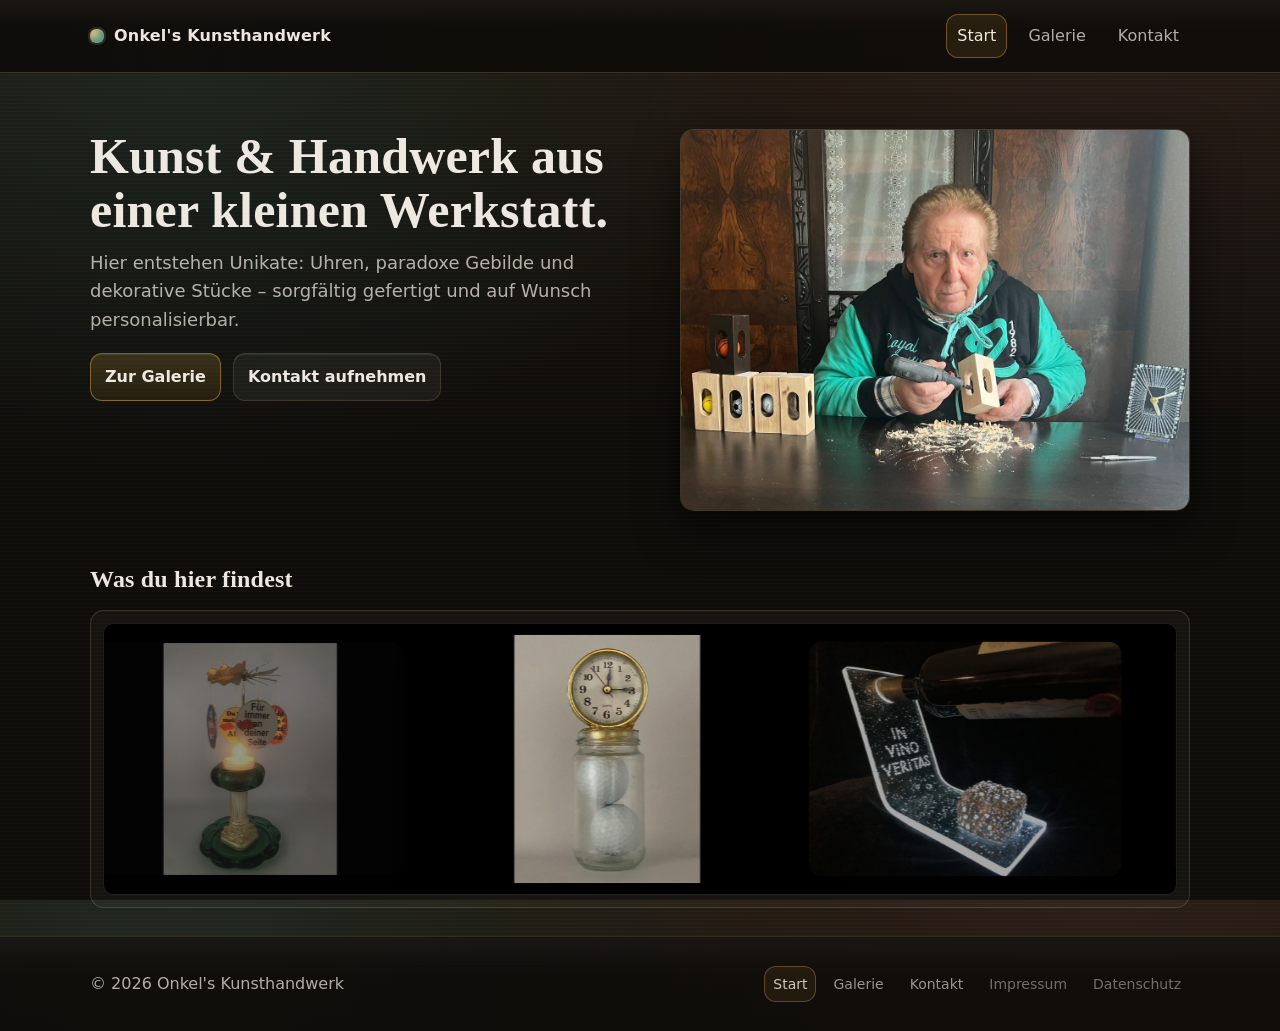
<file: index.html>
<!doctype html>
<html lang="de">
  <head>
    <meta charset="utf-8" />
    <meta name="viewport" content="width=device-width, initial-scale=1" />
    <meta
      name="description"
      content="Handgemachte Kunst- und Handwerksarbeiten – mit Liebe zum Detail gefertigt."
    />
    <title>Onkel's Kunsthandwerk – Start</title>
    <link rel="stylesheet" href="assets/css/styles.css?v=2026_03_26_7" />
    <script defer src="assets/js/main.js?v=2026_03_26_1"></script>
    <script defer src="assets/js/home.js?v=2026_02_05_4"></script>
  </head>
  <body>
    <header class="site-header">
      <div class="container header-inner">
        <a class="brand" href="index.html" aria-label="Zur Startseite">
          <span class="brand-mark" aria-hidden="true"></span>
          <span class="brand-text">Onkel's Kunsthandwerk</span>
        </a>
        <button
          class="nav-toggle"
          type="button"
          aria-label="Navigation öffnen"
          aria-expanded="false"
          aria-controls="site-nav"
          data-nav-toggle
        >
          <span></span>
          <span></span>
          <span></span>
        </button>
        <nav class="nav" id="site-nav" aria-label="Hauptnavigation" data-nav>
          <a class="nav-link" href="index.html">Start</a>
          <a class="nav-link" href="gallerie.html">Galerie</a>
          <a class="nav-link" href="kontakt.html">Kontakt</a>
        </nav>
      </div>
    </header>

    <main>
      <section class="hero">
        <div class="container hero-inner">
          <div class="hero-copy">
            <h1>Kunst & Handwerk aus einer kleinen Werkstatt.</h1>
            <p class="lead">
              Hier entstehen Unikate: Uhren, paradoxe Gebilde und dekorative Stücke –
              sorgfältig gefertigt und auf Wunsch personalisierbar.
            </p>
            <div class="actions">
              <a class="btn primary" href="gallerie.html">Zur Galerie</a>
              <a class="btn" href="kontakt.html">Kontakt aufnehmen</a>
            </div>
          </div>
          <div class="hero-card">
            <img
              class="hero-card-img"
              src="assets/images/landing/hero5-cropped.jpg"
              alt="Highlight-Werk aus Onkel's Kunsthandwerk"
              loading="eager"
            />
          </div>
        </div>
      </section>

      <section class="section">
        <div class="container">
          <h2>Was du hier findest</h2>
          <div class="home-preview" data-home-preview role="img" aria-label="Galerie-Vorschau">
            <div class="home-preview-viewport">
              <div class="home-preview-track" data-home-preview-track>
                <div class="home-preview-item is-side" data-home-preview-item>
                  <img alt="Galerie-Vorschau" loading="lazy" />
                </div>
                <div class="home-preview-item is-side" data-home-preview-item>
                  <img alt="Galerie-Vorschau" loading="lazy" />
                </div>
                <div class="home-preview-item is-center" data-home-preview-item>
                  <img alt="Galerie-Vorschau" loading="lazy" />
                </div>
                <div class="home-preview-item is-side" data-home-preview-item>
                  <img alt="Galerie-Vorschau" loading="lazy" />
                </div>
                <div class="home-preview-item is-side" data-home-preview-item>
                  <img alt="Galerie-Vorschau" loading="lazy" />
                </div>
              </div>
            </div>
          </div>
        </div>
      </section>
    </main>

    <footer class="site-footer">
      <div class="container footer-inner">
        <p class="muted">© <span data-year></span> Onkel's Kunsthandwerk</p>
        <nav class="footer-nav" aria-label="Fußnavigation">
          <a class="nav-link" href="index.html">Start</a>
          <a class="nav-link" href="gallerie.html">Galerie</a>
          <a class="nav-link" href="kontakt.html">Kontakt</a>
          <a class="nav-link is-faint" href="impressum.html">Impressum</a>
          <a class="nav-link is-faint" href="datenschutz.html">Datenschutz</a>
        </nav>
      </div>
    </footer>
  </body>
</html>
</file>
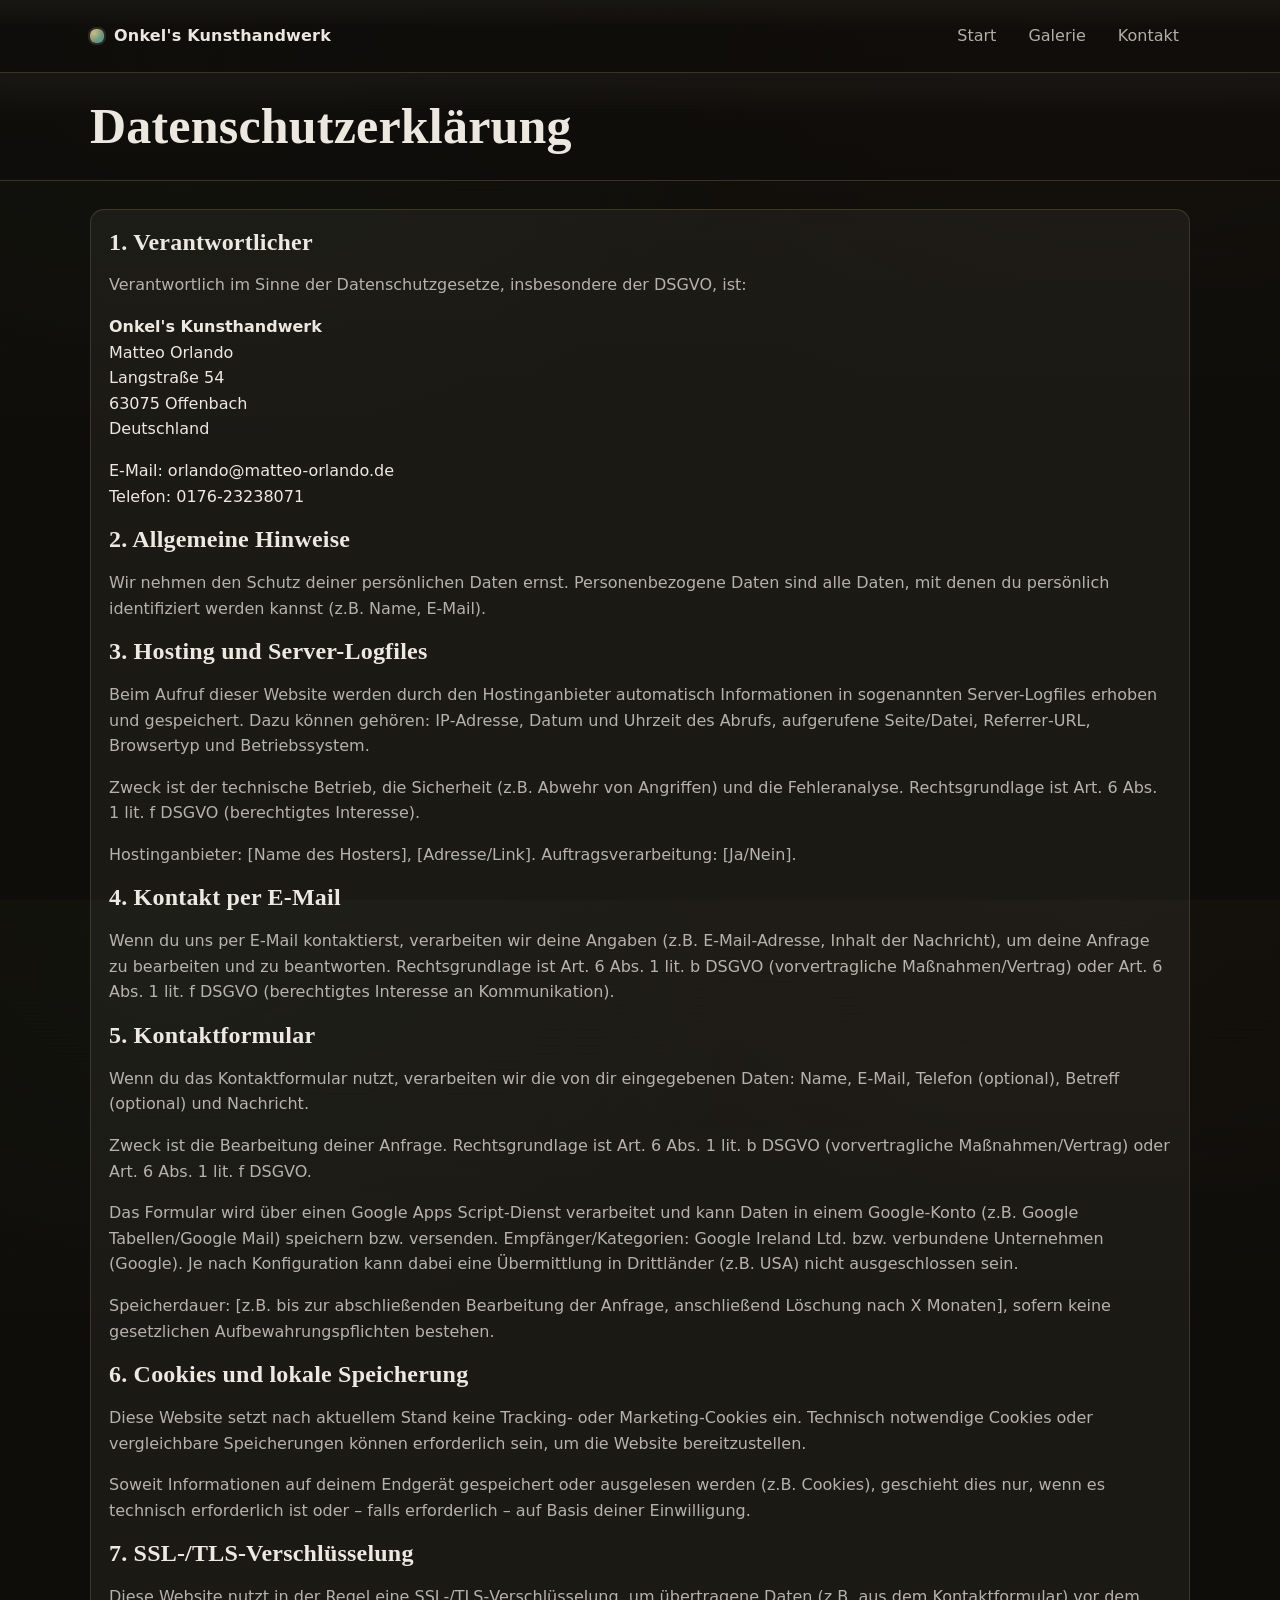
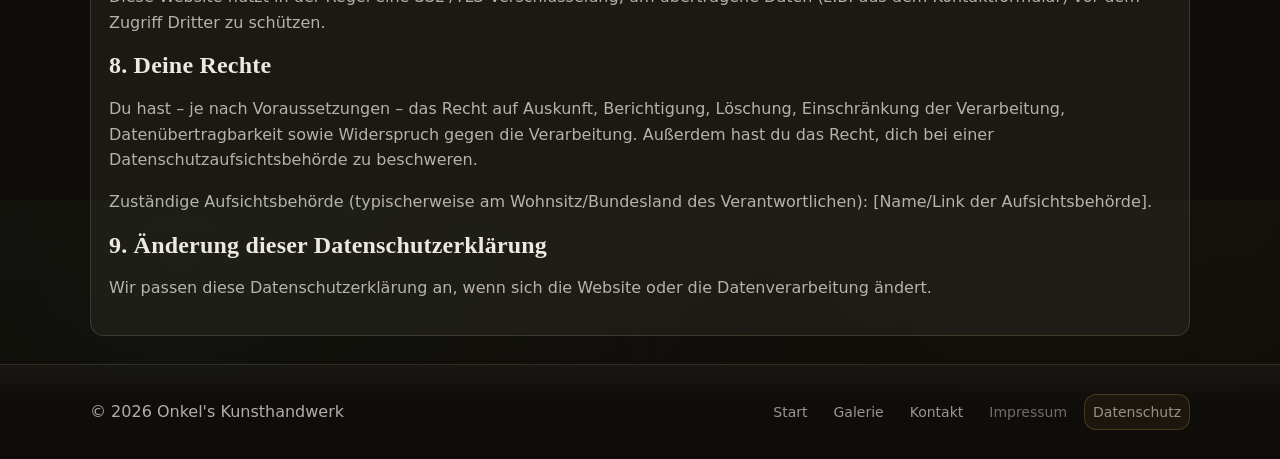
<file: datenschutz.html>
<!doctype html>
<html lang="de">
  <head>
    <meta charset="utf-8" />
    <meta name="viewport" content="width=device-width, initial-scale=1" />
    <meta name="description" content="Datenschutzerklärung – Onkel's Kunsthandwerk." />
    <title>Onkel's Kunsthandwerk – Datenschutz</title>
    <link rel="stylesheet" href="assets/css/styles.css?v=2026_03_26_7" />
    <script defer src="assets/js/main.js?v=2026_03_26_1"></script>
  </head>
  <body>
    <header class="site-header">
      <div class="container header-inner">
        <a class="brand" href="index.html" aria-label="Zur Startseite">
          <span class="brand-mark" aria-hidden="true"></span>
          <span class="brand-text">Onkel's Kunsthandwerk</span>
        </a>
        <button
          class="nav-toggle"
          type="button"
          aria-label="Navigation öffnen"
          aria-expanded="false"
          aria-controls="site-nav"
          data-nav-toggle
        >
          <span></span>
          <span></span>
          <span></span>
        </button>
        <nav class="nav" id="site-nav" aria-label="Hauptnavigation" data-nav>
          <a class="nav-link" href="index.html">Start</a>
          <a class="nav-link" href="gallerie.html">Galerie</a>
          <a class="nav-link" href="kontakt.html">Kontakt</a>
        </nav>
      </div>
    </header>

    <main>
      <section class="page-head">
        <div class="container">
          <h1>Datenschutzerklärung</h1>
        </div>
      </section>

      <section class="section section-solid">
        <div class="container">
          <article class="card">
            <h2>1. Verantwortlicher</h2>
            <p class="muted">
              Verantwortlich im Sinne der Datenschutzgesetze, insbesondere der DSGVO, ist:
            </p>
            <p>
              <strong>Onkel's Kunsthandwerk</strong><br />
              Matteo Orlando<br />
              Langstraße 54<br />
              63075 Offenbach<br />
              Deutschland
            </p>
            <p>
              E‑Mail:
              <a href="mailto:orlando@matteo-orlando.de">orlando@matteo-orlando.de</a><br />
              Telefon: 0176-23238071
            </p>

            <h2>2. Allgemeine Hinweise</h2>
            <p class="muted">
              Wir nehmen den Schutz deiner persönlichen Daten ernst. Personenbezogene Daten sind
              alle Daten, mit denen du persönlich identifiziert werden kannst (z.B. Name, E‑Mail).
            </p>

            <h2>3. Hosting und Server-Logfiles</h2>
            <p class="muted">
              Beim Aufruf dieser Website werden durch den Hostinganbieter automatisch Informationen
              in sogenannten Server-Logfiles erhoben und gespeichert. Dazu können gehören: IP‑Adresse,
              Datum und Uhrzeit des Abrufs, aufgerufene Seite/Datei, Referrer‑URL, Browsertyp und
              Betriebssystem.
            </p>
            <p class="muted">
              Zweck ist der technische Betrieb, die Sicherheit (z.B. Abwehr von Angriffen) und die
              Fehleranalyse. Rechtsgrundlage ist Art. 6 Abs. 1 lit. f DSGVO (berechtigtes Interesse).
            </p>
            <p class="muted">
              Hostinganbieter: [Name des Hosters], [Adresse/Link]. Auftragsverarbeitung: [Ja/Nein].
            </p>

            <h2>4. Kontakt per E‑Mail</h2>
            <p class="muted">
              Wenn du uns per E‑Mail kontaktierst, verarbeiten wir deine Angaben (z.B. E‑Mail-Adresse,
              Inhalt der Nachricht), um deine Anfrage zu bearbeiten und zu beantworten.
              Rechtsgrundlage ist Art. 6 Abs. 1 lit. b DSGVO (vorvertragliche Maßnahmen/Vertrag) oder
              Art. 6 Abs. 1 lit. f DSGVO (berechtigtes Interesse an Kommunikation).
            </p>

            <h2>5. Kontaktformular</h2>
            <p class="muted">
              Wenn du das Kontaktformular nutzt, verarbeiten wir die von dir eingegebenen Daten:
              Name, E‑Mail, Telefon (optional), Betreff (optional) und Nachricht.
            </p>
            <p class="muted">
              Zweck ist die Bearbeitung deiner Anfrage. Rechtsgrundlage ist Art. 6 Abs. 1 lit. b DSGVO
              (vorvertragliche Maßnahmen/Vertrag) oder Art. 6 Abs. 1 lit. f DSGVO.
            </p>
            <p class="muted">
              Das Formular wird über einen Google Apps Script‑Dienst verarbeitet und kann Daten in
              einem Google‑Konto (z.B. Google Tabellen/Google Mail) speichern bzw. versenden.
              Empfänger/Kategorien: Google Ireland Ltd. bzw. verbundene Unternehmen (Google).
              Je nach Konfiguration kann dabei eine Übermittlung in Drittländer (z.B. USA) nicht
              ausgeschlossen sein.
            </p>
            <p class="muted">
              Speicherdauer: [z.B. bis zur abschließenden Bearbeitung der Anfrage, anschließend
              Löschung nach X Monaten], sofern keine gesetzlichen Aufbewahrungspflichten bestehen.
            </p>

            <h2>6. Cookies und lokale Speicherung</h2>
            <p class="muted">
              Diese Website setzt nach aktuellem Stand keine Tracking‑ oder Marketing‑Cookies ein.
              Technisch notwendige Cookies oder vergleichbare Speicherungen können erforderlich sein,
              um die Website bereitzustellen.
            </p>
            <p class="muted">
              Soweit Informationen auf deinem Endgerät gespeichert oder ausgelesen werden (z.B.
              Cookies), geschieht dies nur, wenn es technisch erforderlich ist oder – falls
              erforderlich – auf Basis deiner Einwilligung.
            </p>

            <h2>7. SSL-/TLS‑Verschlüsselung</h2>
            <p class="muted">
              Diese Website nutzt in der Regel eine SSL-/TLS‑Verschlüsselung, um übertragene Daten
              (z.B. aus dem Kontaktformular) vor dem Zugriff Dritter zu schützen.
            </p>

            <h2>8. Deine Rechte</h2>
            <p class="muted">
              Du hast – je nach Voraussetzungen – das Recht auf Auskunft, Berichtigung, Löschung,
              Einschränkung der Verarbeitung, Datenübertragbarkeit sowie Widerspruch gegen die
              Verarbeitung. Außerdem hast du das Recht, dich bei einer Datenschutzaufsichtsbehörde zu
              beschweren.
            </p>
            <p class="muted">
              Zuständige Aufsichtsbehörde (typischerweise am Wohnsitz/Bundesland des Verantwortlichen):
              [Name/Link der Aufsichtsbehörde].
            </p>

            <h2>9. Änderung dieser Datenschutzerklärung</h2>
            <p class="muted">
              Wir passen diese Datenschutzerklärung an, wenn sich die Website oder die
              Datenverarbeitung ändert.
            </p>
          </article>
        </div>
      </section>
    </main>

    <footer class="site-footer">
      <div class="container footer-inner">
        <p class="muted">© <span data-year></span> Onkel's Kunsthandwerk</p>
        <nav class="footer-nav" aria-label="Fußnavigation">
          <a class="nav-link" href="index.html">Start</a>
          <a class="nav-link" href="gallerie.html">Galerie</a>
          <a class="nav-link" href="kontakt.html">Kontakt</a>
          <a class="nav-link is-faint" href="impressum.html">Impressum</a>
          <a class="nav-link is-faint" href="datenschutz.html">Datenschutz</a>
        </nav>
      </div>
    </footer>
  </body>
</html>
</file>
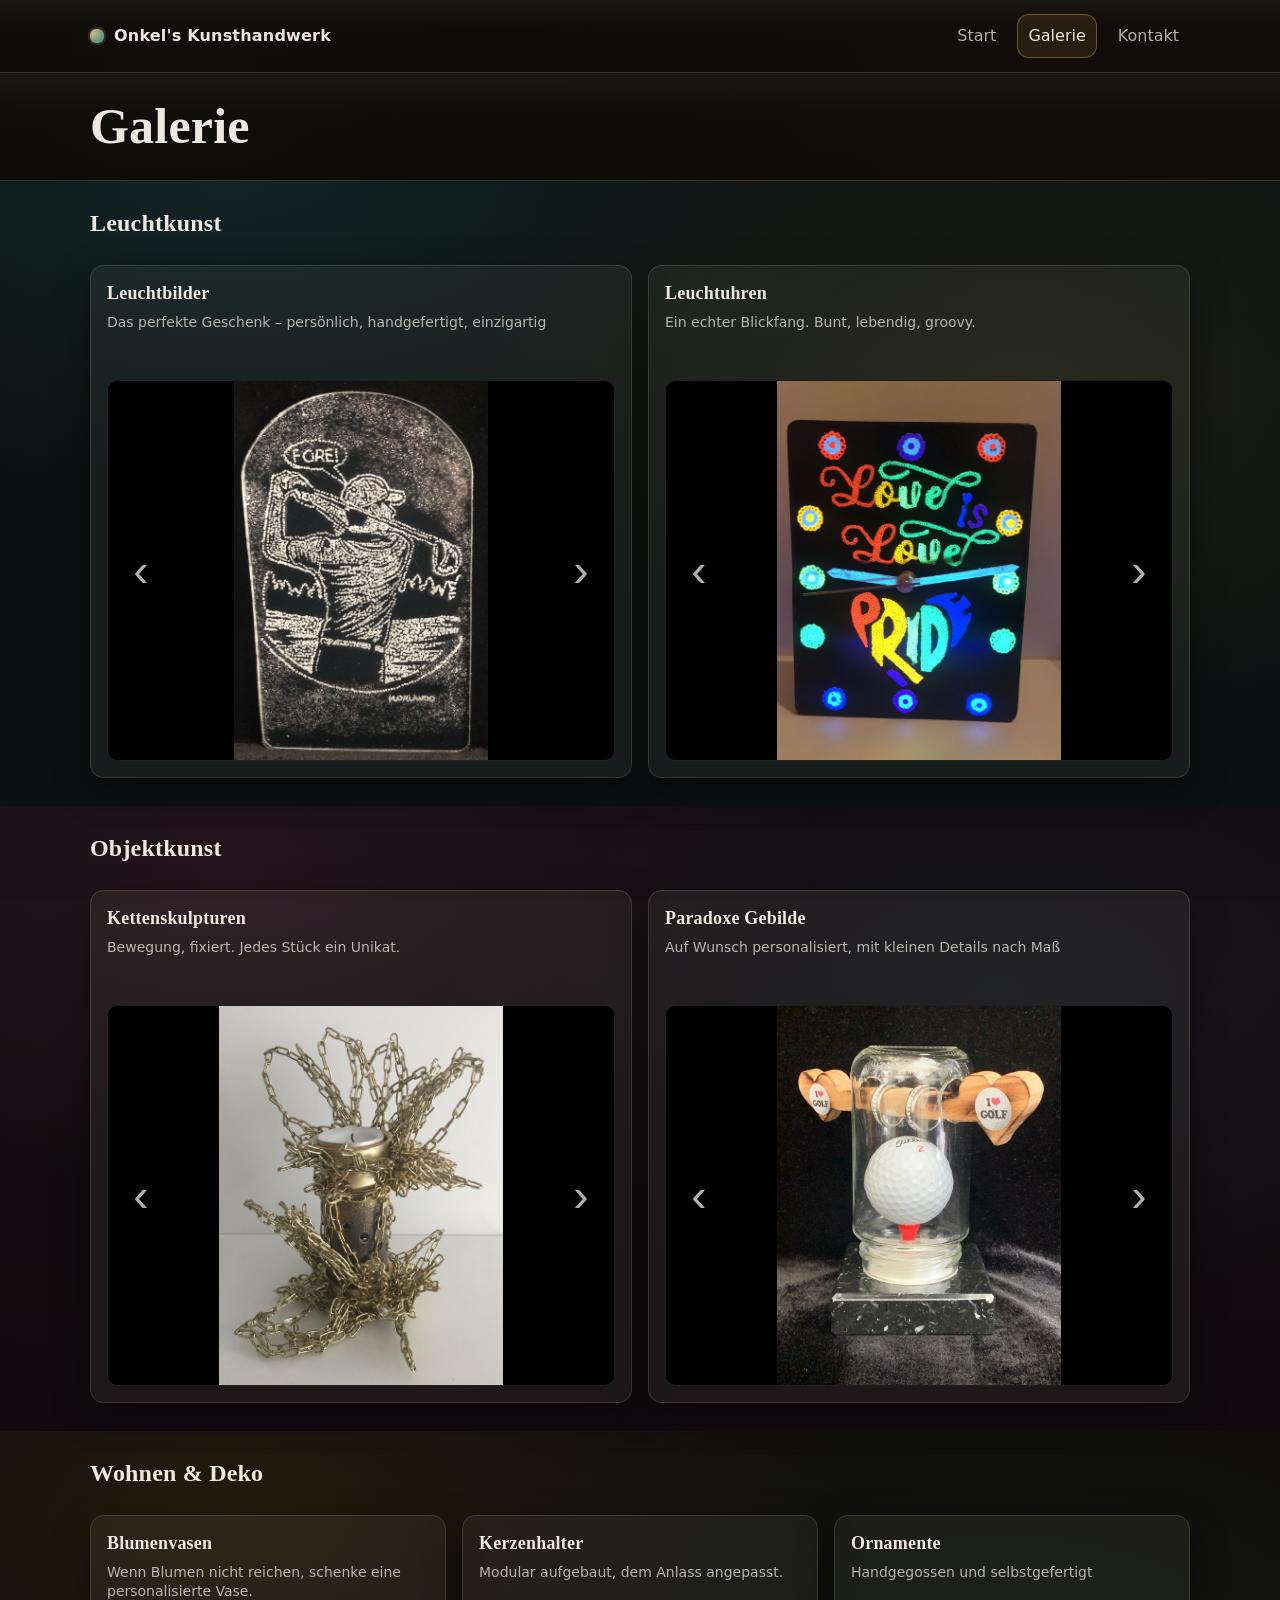
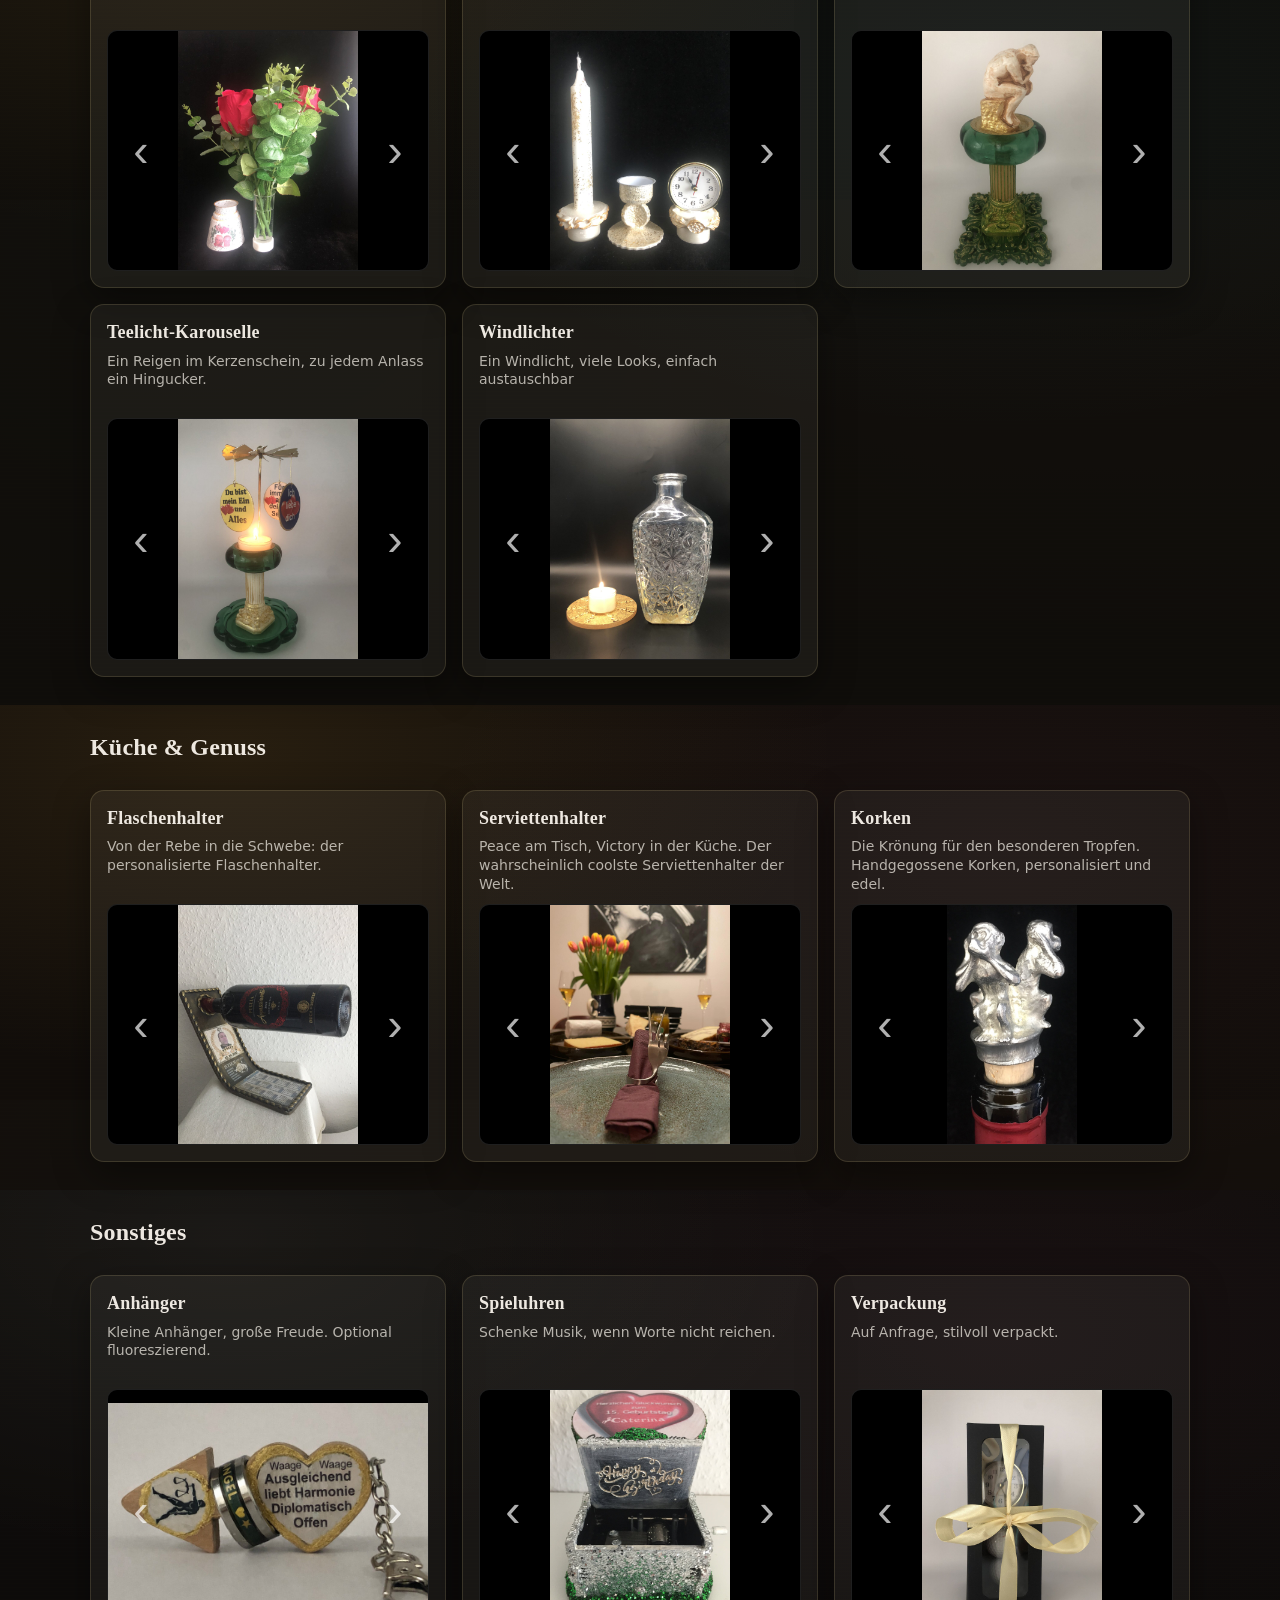
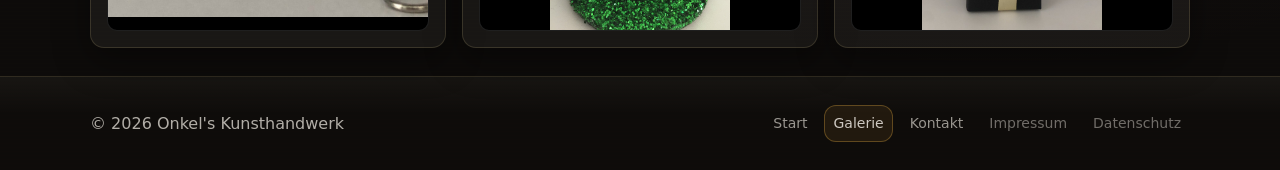
<file: gallerie.html>
<!doctype html>
<html lang="de">
  <head>
    <meta charset="utf-8" />
    <meta name="viewport" content="width=device-width, initial-scale=1" />
    <meta
      name="description"
      content="Galerie mit handgemachten Portrait-Uhren und paradoxen Gebilden."
    />
    <title>Onkel's Kunsthandwerk – Galerie</title>
    <link rel="stylesheet" href="assets/css/styles.css?v=2026_03_26_7" />
    <script defer src="assets/js/main.js?v=2026_03_26_1"></script>
    <script defer src="assets/js/gallerie.js?v=2026_02_05_3"></script>
  </head>
  <body>
    <header class="site-header">
      <div class="container header-inner">
        <a class="brand" href="index.html" aria-label="Zur Startseite">
          <span class="brand-mark" aria-hidden="true"></span>
          <span class="brand-text">Onkel's Kunsthandwerk</span>
        </a>
        <button
          class="nav-toggle"
          type="button"
          aria-label="Navigation öffnen"
          aria-expanded="false"
          aria-controls="site-nav"
          data-nav-toggle
        >
          <span></span>
          <span></span>
          <span></span>
        </button>
        <nav class="nav" id="site-nav" aria-label="Hauptnavigation" data-nav>
          <a class="nav-link" href="index.html">Start</a>
          <a class="nav-link" href="gallerie.html">Galerie</a>
          <a class="nav-link" href="kontakt.html">Kontakt</a>
        </nav>
      </div>
    </header>

    <main>
      <section class="page-head">
        <div class="container">
          <h1>Galerie</h1>
        </div>
      </section>

      <noscript>
        <section class="section">
          <div class="container">
            <p class="card">
              Für die Galerie wird JavaScript benötigt, damit die Kategorien und Bildansichten geladen
              werden können.
            </p>
          </div>
        </section>
      </noscript>

      <div data-gallery-root></div>
    </main>

    <footer class="site-footer">
      <div class="container footer-inner">
        <p class="muted">© <span data-year></span> Onkel's Kunsthandwerk</p>
        <nav class="footer-nav" aria-label="Fußnavigation">
          <a class="nav-link" href="index.html">Start</a>
          <a class="nav-link" href="gallerie.html">Galerie</a>
          <a class="nav-link" href="kontakt.html">Kontakt</a>
          <a class="nav-link is-faint" href="impressum.html">Impressum</a>
          <a class="nav-link is-faint" href="datenschutz.html">Datenschutz</a>
        </nav>
      </div>
    </footer>
    <script>
      window.setTimeout(() => {
        const root = document.querySelector("[data-gallery-root]");
        if (!root) return;
        if (window.__onkelGalleryLoaded) return;
        root.innerHTML = `
          <section class="section">
            <div class="container">
              <div class="card">
                <h2>Galerie-Skript nicht geladen</h2>
                <p class="muted">
                  Bitte einmal hart neu laden (Strg+F5) oder den Browser-Cache leeren.
                </p>
              </div>
            </div>
          </section>
        `;
      }, 800);
    </script>
  </body>
</html>
</file>
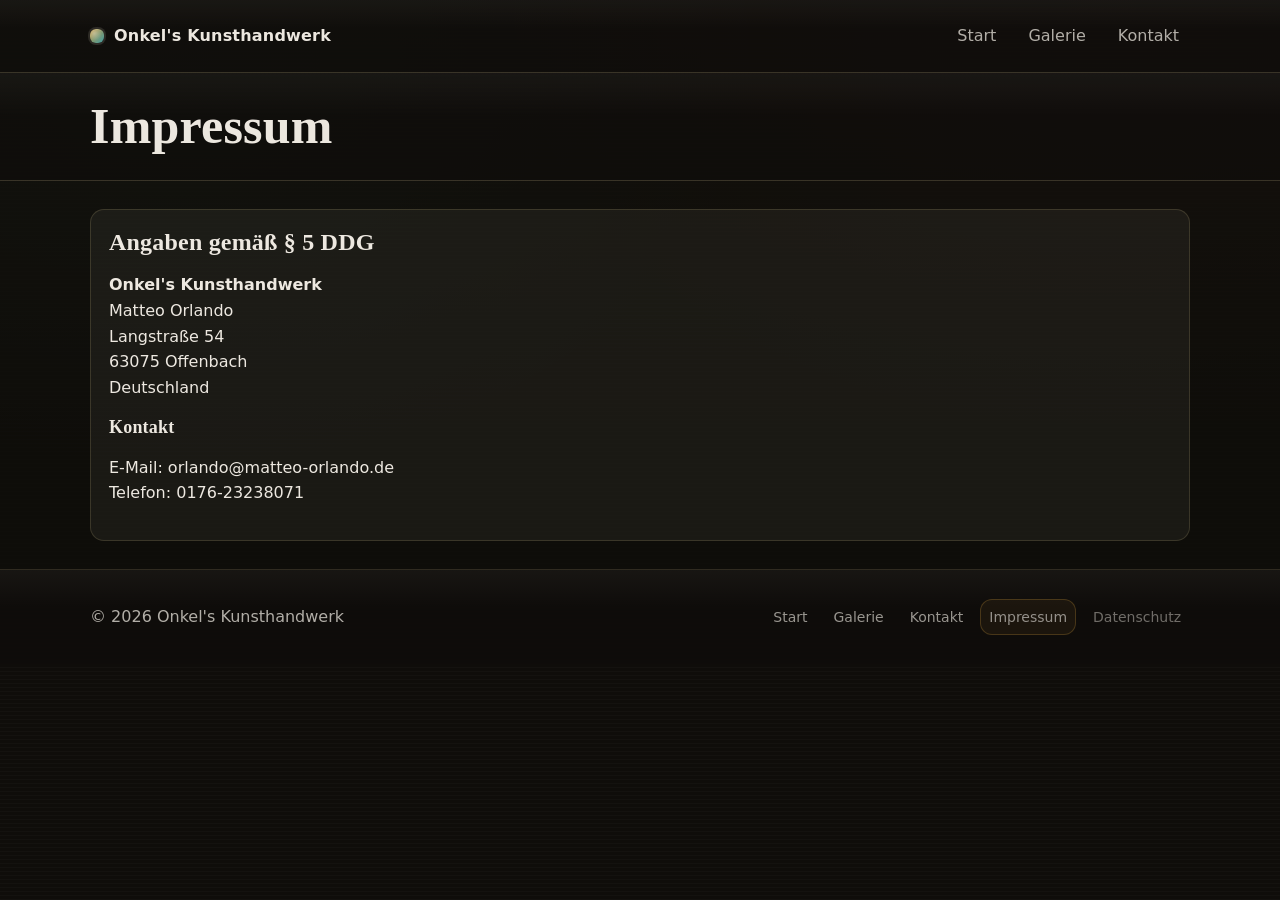
<file: impressum.html>
<!doctype html>
<html lang="de">
  <head>
    <meta charset="utf-8" />
    <meta name="viewport" content="width=device-width, initial-scale=1" />
    <meta name="description" content="Impressum – Onkel's Kunsthandwerk." />
    <title>Onkel's Kunsthandwerk – Impressum</title>
    <link rel="stylesheet" href="assets/css/styles.css?v=2026_03_26_7" />
    <script defer src="assets/js/main.js?v=2026_03_26_1"></script>
  </head>
  <body>
    <header class="site-header">
      <div class="container header-inner">
        <a class="brand" href="index.html" aria-label="Zur Startseite">
          <span class="brand-mark" aria-hidden="true"></span>
          <span class="brand-text">Onkel's Kunsthandwerk</span>
        </a>
        <button
          class="nav-toggle"
          type="button"
          aria-label="Navigation öffnen"
          aria-expanded="false"
          aria-controls="site-nav"
          data-nav-toggle
        >
          <span></span>
          <span></span>
          <span></span>
        </button>
        <nav class="nav" id="site-nav" aria-label="Hauptnavigation" data-nav>
          <a class="nav-link" href="index.html">Start</a>
          <a class="nav-link" href="gallerie.html">Galerie</a>
          <a class="nav-link" href="kontakt.html">Kontakt</a>
        </nav>
      </div>
    </header>

    <main>
      <section class="page-head">
        <div class="container">
          <h1>Impressum</h1>
        </div>
      </section>

      <section class="section section-solid">
        <div class="container">
          <article class="card">
            <h2>Angaben gemäß § 5 DDG</h2>
            <p>
              <strong>Onkel's Kunsthandwerk</strong><br />
              Matteo Orlando<br />
              Langstraße 54<br />
              63075 Offenbach<br />
              Deutschland
            </p>

            <h3>Kontakt</h3>
            <p>
              E‑Mail:
              <a href="mailto:orlando@matteo-orlando.de">orlando@matteo-orlando.de</a><br />
              Telefon: 0176-23238071
            </p>
          </article>
        </div>
      </section>
    </main>

    <footer class="site-footer">
      <div class="container footer-inner">
        <p class="muted">© <span data-year></span> Onkel's Kunsthandwerk</p>
        <nav class="footer-nav" aria-label="Fußnavigation">
          <a class="nav-link" href="index.html">Start</a>
          <a class="nav-link" href="gallerie.html">Galerie</a>
          <a class="nav-link" href="kontakt.html">Kontakt</a>
          <a class="nav-link is-faint" href="impressum.html">Impressum</a>
          <a class="nav-link is-faint" href="datenschutz.html">Datenschutz</a>
        </nav>
      </div>
    </footer>
  </body>
</html>
</file>
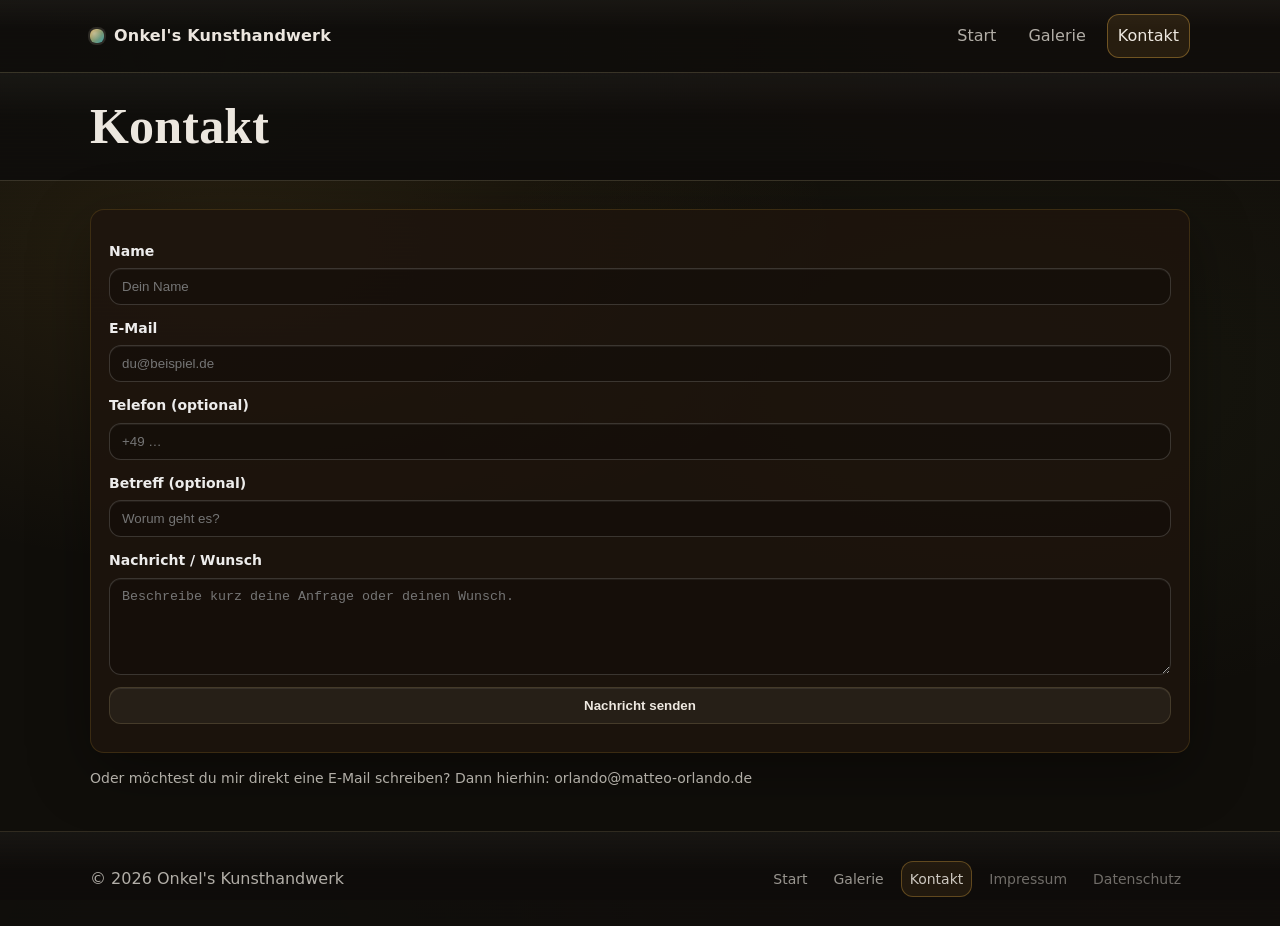
<file: kontakt.html>
<!doctype html>
<html lang="de">
  <head>
    <meta charset="utf-8" />
    <meta name="viewport" content="width=device-width, initial-scale=1" />
    <meta name="description" content="Kontakt – Anfrage, Bestellung oder Frage." />
    <title>Onkel's Kunsthandwerk – Kontakt</title>
    <link rel="stylesheet" href="assets/css/styles.css?v=2026_03_26_7" />
    <script defer src="assets/js/main.js?v=2026_03_26_1"></script>
  </head>
  <body>
    <header class="site-header">
      <div class="container header-inner">
        <a class="brand" href="index.html" aria-label="Zur Startseite">
          <span class="brand-mark" aria-hidden="true"></span>
          <span class="brand-text">Onkel's Kunsthandwerk</span>
        </a>
        <button
          class="nav-toggle"
          type="button"
          aria-label="Navigation öffnen"
          aria-expanded="false"
          aria-controls="site-nav"
          data-nav-toggle
        >
          <span></span>
          <span></span>
          <span></span>
        </button>
        <nav class="nav" id="site-nav" aria-label="Hauptnavigation" data-nav>
          <a class="nav-link" href="index.html">Start</a>
          <a class="nav-link" href="gallerie.html">Galerie</a>
          <a class="nav-link" href="kontakt.html">Kontakt</a>
        </nav>
      </div>
    </header>

    <main>
      <section class="page-head">
        <div class="container">
          <h1>Kontakt</h1>
	        </div>
	      </section>

      <section class="section section-contact">
        <div class="container">
          <article class="card card-opaque">
            <form
              id="kontaktForm"
              class="form"
              action="https://script.google.com/macros/s/AKfycbzUYhyRtAsWhXpVZufQHZrpM9x5Qy4UNW7GUbYiCDZJzgrGrNwfxeCY5z4UgbFHdH8u/exec"
              method="post"
            >
              <input
                type="text"
                name="hp"
                tabindex="-1"
                autocomplete="off"
                aria-hidden="true"
                style="position:absolute;left:-9999px;top:auto;width:1px;height:1px;overflow:hidden"
              />
              <label>
                Name
                <input
                  id="kontaktName"
                  type="text"
                  name="name"
                  placeholder="Dein Name"
                  autocomplete="name"
                  required
                />
              </label>
              <label>
                E‑Mail
                <input
                  id="kontaktEmail"
                  type="email"
                  name="email"
                  placeholder="du@beispiel.de"
                  autocomplete="email"
                  required
                />
              </label>
              <label>
                Telefon (optional)
                <input
                  id="kontaktTelefon"
                  type="tel"
                  name="telefon"
                  placeholder="+49 …"
                  autocomplete="tel"
                />
              </label>
              <label>
                Betreff (optional)
                <input
                  id="kontaktBetreff"
                  type="text"
                  name="betreff"
                  placeholder="Worum geht es?"
                />
              </label>
              <label>
                Nachricht / Wunsch
                <textarea
                  id="kontaktNachricht"
                  name="nachricht"
                  rows="5"
                  placeholder="Beschreibe kurz deine Anfrage oder deinen Wunsch."
                  required
                ></textarea>
              </label>
              <button class="btn" type="submit">Nachricht senden</button>
            </form>

            <div class="muted small" id="kontaktStatus" aria-live="polite" style="margin-top:10px"></div>
          </article>

          <p class="muted small" style="margin-top:14px">
            Oder möchtest du mir direkt eine E‑Mail schreiben? Dann hierhin:
            <a href="mailto:orlando@matteo-orlando.de">orlando@matteo-orlando.de</a>
          </p>
        </div>
      </section>
    </main>

	    <footer class="site-footer">
	      <div class="container footer-inner">
	        <p class="muted">© <span data-year></span> Onkel's Kunsthandwerk</p>
	        <nav class="footer-nav" aria-label="Fußnavigation">
	          <a class="nav-link" href="index.html">Start</a>
	          <a class="nav-link" href="gallerie.html">Galerie</a>
	          <a class="nav-link" href="kontakt.html">Kontakt</a>
	          <a class="nav-link is-faint" href="impressum.html">Impressum</a>
	          <a class="nav-link is-faint" href="datenschutz.html">Datenschutz</a>
	        </nav>
	      </div>
	    </footer>

	    <div class="toast" id="kontaktToast" role="status" aria-live="polite" aria-atomic="true">
	      <div class="toast-inner">
	        <div class="toast-text" id="kontaktToastText"></div>
	        <div class="toast-actions">
	          <a class="toast-link" href="mailto:orlando@matteo-orlando.de" id="kontaktToastMail"
	            >Oder per E‑Mail</a
	          >
	          <button class="btn" type="button" id="kontaktToastClose">OK</button>
	        </div>
	      </div>
	    </div>

	    <script>
	      const form = document.getElementById("kontaktForm");
	      const statusEl = document.getElementById("kontaktStatus");
	      const toast = document.getElementById("kontaktToast");
	      const toastText = document.getElementById("kontaktToastText");
	      const toastClose = document.getElementById("kontaktToastClose");

	      if (form) {
	        const showToast = (text) => {
	          if (toastText) toastText.textContent = text;
	          if (toast) toast.classList.add("is-visible");
	        };

	        const hideToast = () => {
	          if (toast) toast.classList.remove("is-visible");
	        };

	        if (toastClose) toastClose.addEventListener("click", hideToast);
	        if (toast) toast.addEventListener("click", (e) => {
	          if (e.target === toast) hideToast();
	        });

	        form.addEventListener("submit", async (e) => {
	          e.preventDefault();

	          const button = form.querySelector('button[type="submit"]');
	          if (button) {
	            button.disabled = true;
	            button.textContent = "Sende…";
	          }

	          if (statusEl) statusEl.textContent = "";

	          const endpoint = form.action;
	          const fd = new FormData(form);
	          const payload = new URLSearchParams();
	          for (const [key, value] of fd.entries()) payload.append(key, String(value));

	          try {
	            await fetch(endpoint, { method: "POST", body: payload, mode: "no-cors" });
	            form.reset();
	            showToast("Danke! Deine Nachricht wurde gesendet.");
	          } catch {
	            showToast("Netzwerkfehler. Bitte versuche es erneut oder schreibe per E‑Mail.");
	          } finally {
	            if (button) {
	              button.disabled = false;
	              button.textContent = "Nachricht senden";
	            }
	          }
	        });
	      }
	    </script>
	  </body>
	</html>
</file>
<file: assets/css/styles.css>
:root {
  --bg: #0f0d0a;
  --panel: rgba(255, 246, 220, 0.05);
  --panel-2: rgba(255, 246, 220, 0.08);
  --text: rgba(255, 250, 242, 0.92);
  --muted: rgba(255, 250, 242, 0.68);
  --line: rgba(255, 230, 160, 0.14);
  --shadow: 0 16px 44px rgba(0, 0, 0, 0.55);
  --radius: 14px;
  --radius-sm: 10px;
  --brand-a: #c9973a; /* warm gold */
  --brand-b: #3d9aa3; /* dusty teal */
  --brand-c: #b15a7f; /* faded rose */
  --chrome: rgba(15, 13, 10, 0.92);
  --heading-font: Georgia, "Times New Roman", Times, serif;
  --max: 1100px;
}

*,
*::before,
*::after {
  box-sizing: border-box;
}

html,
body {
  height: 100%;
}

body {
  margin: 0;
  color: var(--text);
  background:
    radial-gradient(1000px 720px at 14% 6%, rgba(61, 154, 163, 0.12), transparent 58%),
    radial-gradient(1000px 720px at 86% 0%, rgba(177, 90, 127, 0.1), transparent 60%),
    linear-gradient(180deg, rgba(201, 151, 58, 0.08), transparent 48%),
    repeating-linear-gradient(
      0deg,
      rgba(255, 255, 255, 0.018),
      rgba(255, 255, 255, 0.018) 1px,
      transparent 1px,
      transparent 4px
    ),
    var(--bg);
  font: 16px/1.6 "Trebuchet MS", Verdana, system-ui, -apple-system, Segoe UI, Roboto, Helvetica,
    Arial, "Apple Color Emoji", "Segoe UI Emoji";
}

a {
  color: inherit;
  text-decoration: none;
}

img {
  max-width: 100%;
  display: block;
}

.container {
  width: min(var(--max), calc(100% - 40px));
  margin-inline: auto;
}

.site-header {
  position: sticky;
  top: 0;
  z-index: 20;
  border-bottom: 1px solid var(--line);
  background:
    linear-gradient(180deg, rgba(255, 246, 220, 0.04), transparent 40%),
    var(--chrome);
}

.header-inner {
  display: flex;
  align-items: center;
  justify-content: space-between;
  padding: 14px 0;
  gap: 16px;
}

.brand {
  display: inline-flex;
  align-items: center;
  gap: 10px;
  font-weight: 700;
  letter-spacing: 0.2px;
}

.brand-mark {
  width: 14px;
  height: 14px;
  border-radius: 6px;
  background:
    radial-gradient(circle at 30% 30%, rgba(255, 255, 255, 0.35), transparent 55%),
    linear-gradient(135deg, var(--brand-a), var(--brand-b));
  box-shadow:
    0 0 0 2px rgba(255, 246, 220, 0.12),
    inset 0 1px 0 rgba(255, 255, 255, 0.12);
}

.nav {
  display: flex;
  align-items: center;
  gap: 10px;
  flex-wrap: wrap;
  justify-content: flex-end;
}

.nav-toggle {
  display: none;
  width: 44px;
  height: 44px;
  padding: 0;
  border: 1px solid var(--line);
  border-radius: 12px;
  background: rgba(255, 255, 255, 0.04);
  color: var(--text);
  align-items: center;
  justify-content: center;
  flex-direction: column;
  gap: 5px;
  cursor: pointer;
}

.nav-toggle span {
  display: block;
  width: 18px;
  height: 2px;
  border-radius: 999px;
  background: currentColor;
}

.nav-link {
  padding: 8px 10px;
  border-radius: 12px;
  color: var(--muted);
  border: 1px solid transparent;
  transition: background 140ms ease, border-color 140ms ease, color 140ms ease;
}

.nav-link:hover {
  color: var(--text);
  border-color: var(--line);
  background: rgba(255, 255, 255, 0.04);
}

.nav-link[aria-current="page"] {
  color: var(--text);
  border-color: rgba(201, 151, 58, 0.45);
  background: rgba(201, 151, 58, 0.12);
}

.hero {
  padding: 56px 0 26px;
}

.hero-inner {
  display: grid;
  grid-template-columns: 1.05fr 0.95fr;
  gap: 26px;
  align-items: stretch;
}

.kicker {
  display: inline-block;
  padding: 6px 10px;
  border-radius: 999px;
  border: 1px solid var(--line);
  background: rgba(255, 255, 255, 0.04);
  color: var(--muted);
  margin: 0 0 14px;
}

h1 {
  font-size: clamp(32px, 5vw, 50px);
  line-height: 1.08;
  margin: 0 0 12px;
}

h1,
h2,
h3 {
  font-family: var(--heading-font);
  letter-spacing: 0.2px;
}

/* Explicitly enforce serif headings across dynamic pages (Gallery headings are injected via JS). */
.page-head h1,
.section-head h2,
.view-top h3 {
  font-family: var(--heading-font);
}

h2 {
  margin: 0 0 12px;
  font-size: 24px;
  line-height: 1.2;
}

h3 {
  margin: 0 0 8px;
  font-size: 18px;
  line-height: 1.25;
}

.lead {
  color: var(--muted);
  font-size: 18px;
  margin: 0;
  max-width: 60ch;
}

.actions {
  display: flex;
  gap: 12px;
  flex-wrap: wrap;
  margin-top: 18px;
}

.btn {
  display: inline-flex;
  align-items: center;
  justify-content: center;
  padding: 10px 14px;
  border-radius: 12px;
  border: 1px solid var(--line);
  background: var(--panel);
  color: var(--text);
  font-weight: 600;
  cursor: pointer;
  box-shadow: inset 0 1px 0 rgba(255, 255, 255, 0.08);
  transition: background 140ms ease, border-color 140ms ease, box-shadow 140ms ease;
}

.btn:hover {
  background: var(--panel-2);
  box-shadow: inset 0 1px 0 rgba(255, 255, 255, 0.12);
}

.btn.primary {
  border-color: rgba(201, 151, 58, 0.55);
  background: linear-gradient(180deg, rgba(201, 151, 58, 0.22), rgba(201, 151, 58, 0.1));
}

.hero-card {
  border-radius: var(--radius);
  border: 1px solid var(--line);
  background: linear-gradient(135deg, rgba(255, 246, 220, 0.06), rgba(255, 246, 220, 0.03));
  box-shadow: var(--shadow);
  overflow: hidden;
  position: relative;
  align-self: start;
  aspect-ratio: 4 / 3;
  min-height: 260px;
}

.hero-card::before {
  content: "";
  position: absolute;
  inset: -2px;
  background: radial-gradient(340px 240px at 30% 20%, rgba(61, 154, 163, 0.18), transparent 62%),
    radial-gradient(260px 240px at 80% 70%, rgba(177, 90, 127, 0.14), transparent 64%);
  pointer-events: none;
}

.hero-card-inner {
  position: relative;
  padding: 22px;
}

.hero-card-img {
  position: relative;
  z-index: 1;
  display: block;
  width: 100%;
  height: 100%;
  object-fit: cover;
  object-position: center;
}

.hero-card-title {
  font-weight: 700;
  margin: 0 0 8px;
}

.hero-card-sub {
  margin: 0;
  color: var(--muted);
}

.section {
  padding: 28px 0;
}

.section.section-solid {
  background: rgba(15, 13, 10, 0.78);
}

.section.section-contact {
  background-color: rgba(16, 14, 10, 0.94);
  background-image: radial-gradient(
      980px 520px at 18% 10%,
      rgba(201, 151, 58, 0.12),
      transparent 62%
    ),
    radial-gradient(900px 520px at 78% 30%, rgba(120, 140, 70, 0.08), transparent 65%);
  background-repeat: no-repeat;
  background-size: cover;
}

.card.card-opaque {
  background: rgba(30, 21, 14, 0.85);
  border-color: rgba(255, 190, 60, 0.14);
  box-shadow: 0 18px 60px rgba(0, 0, 0, 0.35);
}

.card.card-opaque label {
  color: rgba(255, 255, 255, 0.92);
  font-weight: 700;
}

.card.card-opaque input,
.card.card-opaque textarea {
  border-color: rgba(255, 255, 255, 0.16);
}

.section[data-gallery-cat] {
  background-color: var(--section-color, transparent);
  background-image: var(--section-image, none);
  background-repeat: no-repeat;
  background-size: cover;
}

.section[data-gallery-cat="leucht"] {
  --section-color: rgba(12, 18, 18, 0.9);
  --section-image: radial-gradient(
      1100px 520px at 18% 0%,
      rgba(61, 154, 163, 0.12),
      transparent 60%
    ),
    radial-gradient(900px 520px at 80% 35%, rgba(201, 151, 58, 0.1), transparent 62%);
}

.section[data-gallery-cat="objekt"] {
  --section-color: rgba(18, 12, 16, 0.9);
  --section-image: radial-gradient(
      980px 520px at 18% 10%,
      rgba(177, 90, 127, 0.12),
      transparent 60%
    ),
    radial-gradient(900px 520px at 78% 30%, rgba(61, 154, 163, 0.08), transparent 62%);
}

.section[data-gallery-cat="wohnen"] {
  --section-color: rgba(16, 14, 10, 0.9);
  --section-image: radial-gradient(
      980px 520px at 18% 10%,
      rgba(201, 151, 58, 0.1),
      transparent 62%
    ),
    radial-gradient(900px 520px at 78% 30%, rgba(61, 154, 163, 0.07), transparent 65%);
}

.section[data-gallery-cat="kueche"] {
  --section-color: rgba(18, 14, 10, 0.9);
  --section-image: radial-gradient(
      980px 520px at 18% 10%,
      rgba(201, 151, 58, 0.12),
      transparent 62%
    ),
    radial-gradient(900px 520px at 78% 30%, rgba(177, 90, 127, 0.06), transparent 65%);
}

.section[data-gallery-cat="sonstiges"] {
  --section-color: rgba(14, 12, 10, 0.9);
  --section-image: radial-gradient(
      980px 520px at 18% 10%,
      rgba(255, 246, 220, 0.05),
      transparent 62%
    ),
    radial-gradient(900px 520px at 78% 30%, rgba(177, 90, 127, 0.06), transparent 65%);
}

.page-head {
  height: clamp(92px, 12vh, 120px);
  padding: 0;
  border-bottom: 1px solid var(--line);
  background:
    linear-gradient(180deg, rgba(255, 246, 220, 0.04), transparent 40%),
    var(--chrome);
  display: flex;
  align-items: center;
}

.page-head .container {
  display: flex;
  flex-direction: column;
  justify-content: center;
}

.page-head h1 {
  margin: 0;
}

.page-head .lead {
  margin: 8px 0 0;
  line-height: 1.35;
  max-height: calc(2 * 1.35em);
  overflow: hidden;
  display: -webkit-box;
  -webkit-line-clamp: 2;
  -webkit-box-orient: vertical;
}

.muted {
  color: var(--muted);
}

.small {
  font-size: 14px;
}

.grid {
  display: grid;
  gap: 16px;
  margin-top: 16px;
}

.grid.two {
  grid-template-columns: repeat(2, minmax(0, 1fr));
}

.grid.three {
  grid-template-columns: repeat(3, minmax(0, 1fr));
}

.home-preview {
  margin-top: 16px;
  border-radius: var(--radius);
  border: 1px solid var(--line);
  background: rgba(255, 255, 255, 0.03);
  padding: 12px;
  overflow: hidden;
  cursor: pointer;
  user-select: none;
}

.home-preview-viewport {
  overflow: hidden;
  border-radius: var(--radius-sm);
  background: #000;
  border: 1px solid rgba(255, 255, 255, 0.12);
}

.home-preview-track {
  display: flex;
  will-change: transform;
  transform: translate3d(0, 0, 0);
}

.home-preview-item {
  flex: 0 0 calc(100% / 3);
  padding: 10px 12px;
  display: grid;
  place-items: center;
  --focus: 0;
}

.home-preview-item img {
  width: 100%;
  aspect-ratio: 4 / 3;
  border-radius: 14px;
  background: #000;
  object-fit: contain;
  object-position: center;
  opacity: calc(0.45 + (var(--focus) * 0.55));
  transform: scale(calc(0.9 + (var(--focus) * 0.1)));
  filter: saturate(calc(0.9 + (var(--focus) * 0.25)))
    contrast(calc(0.92 + (var(--focus) * 0.12)));
  box-shadow: 0 16px 46px rgba(0, 0, 0, 0.55);
}

@media (max-width: 720px) {
  .home-preview-item img {
    aspect-ratio: 1 / 1;
  }
}

.card {
  border-radius: var(--radius);
  border: 1px solid var(--line);
  background: var(--panel);
  padding: 18px;
}

.section-head {
  display: flex;
  align-items: flex-end;
  justify-content: space-between;
  gap: 12px;
  flex-wrap: wrap;
}

.gallery-row {
  display: grid;
  gap: 16px;
  margin-top: 16px;
}

.gallery-grid {
  display: grid;
  gap: 16px;
  margin-top: 16px;
  grid-template-columns: 1fr;
}

@media (min-width: 720px) {
  .gallery-grid {
    grid-template-columns: repeat(auto-fit, minmax(min(320px, 100%), 1fr));
  }
}

@media (min-width: 1024px) {
  .gallery-grid {
    grid-template-columns: repeat(auto-fit, minmax(min(320px, 100%), 1fr));
  }
}

.gallery-row.two {
  grid-template-columns: repeat(2, minmax(0, 1fr));
}

.gallery-row.three {
  grid-template-columns: repeat(3, minmax(0, 1fr));
}

.gallery-view {
  border-radius: var(--radius);
  border: 1px solid var(--line);
  background: var(--panel);
  overflow: hidden;
  box-shadow: 0 12px 36px rgba(0, 0, 0, 0.4);
  display: grid;
  grid-template-rows: auto auto;
}

.view-top {
  padding: 16px 16px 0;
}

.view-top h3 {
  white-space: nowrap;
  overflow: hidden;
  text-overflow: ellipsis;
}

.view-top p {
  margin: 0;
  line-height: 1.35;
  min-height: calc(3 * 1.35em);
  max-height: calc(3 * 1.35em);
  overflow: hidden;
  display: -webkit-box;
  -webkit-line-clamp: 3;
  -webkit-box-orient: vertical;
}

.slider {
  margin: 10px 16px 16px;
  border-radius: var(--radius-sm);
  border: 1px solid rgba(255, 255, 255, 0.12);
  background: #000;
  overflow: hidden;
  position: relative;
  aspect-ratio: 4 / 3;
}

.slider-img {
  width: 100%;
  height: 100%;
  object-fit: contain;
  object-position: center;
  display: block;
  opacity: 1;
  transition: opacity 260ms ease;
}

.slider-img.is-fading {
  opacity: 0;
}

.slider-nav {
  position: absolute;
  top: 50%;
  transform: translateY(-50%);
  width: 46px;
  height: 64px;
  border-radius: 10px;
  border: 0;
  background: transparent;
  color: rgba(255, 255, 255, 0.92);
  display: grid;
  place-items: center;
  cursor: pointer;
  opacity: 0.75;
  transition: opacity 140ms ease, transform 140ms ease, background 140ms ease;
  user-select: none;
}

.slider:hover .slider-nav,
.slider:focus-within .slider-nav {
  opacity: 1;
}

.slider-nav:hover {
  opacity: 1;
  transform: translateY(-50%) scale(1.04);
}

.slider-nav:disabled {
  opacity: 0;
  cursor: default;
}

.slider-nav.prev {
  left: 10px;
}

.slider-nav.next {
  right: 10px;
}

.slider-nav span {
  font-size: 46px;
  line-height: 1;
  text-shadow: 0 10px 26px rgba(0, 0, 0, 0.8);
}

body.is-modal-open {
  overflow: hidden;
}

.lightbox {
  position: fixed;
  inset: 0;
  z-index: 60;
  display: none;
  align-items: center;
  justify-content: center;
  padding: 18px;
  background: rgba(0, 0, 0, 0.72);
  backdrop-filter: blur(10px);
}

.lightbox.is-open {
  display: flex;
}

.lightbox-inner {
  width: min(1100px, calc(100vw - 32px));
  max-height: calc(100vh - 32px);
  border-radius: var(--radius);
  border: 1px solid rgba(255, 255, 255, 0.14);
  background: rgba(11, 15, 23, 0.88);
  box-shadow: var(--shadow);
  overflow: hidden;
  display: grid;
  grid-template-rows: auto 1fr auto;
}

.lightbox-head {
  display: flex;
  align-items: center;
  justify-content: space-between;
  gap: 12px;
  padding: 14px 16px 8px;
}

.lightbox-title {
  margin: 0;
  color: rgba(255, 255, 255, 0.88);
  font-weight: 600;
  font-size: 14px;
}

.lightbox-close {
  border: 0;
  background: transparent;
  color: rgba(255, 255, 255, 0.9);
  font-size: 30px;
  line-height: 1;
  cursor: pointer;
  padding: 6px 10px;
  opacity: 0.85;
  transition: opacity 140ms ease, transform 140ms ease;
}

.lightbox-close:hover {
  opacity: 1;
  transform: scale(1.06);
}

.lightbox-viewport {
  position: relative;
  margin: 10px 16px 12px;
  border-radius: var(--radius-sm);
  border: 1px solid rgba(255, 255, 255, 0.12);
  background: #000;
  overflow: hidden;
  height: min(72vh, 720px);
}

.lightbox-img {
  width: 100%;
  height: 100%;
  object-fit: contain;
  object-position: center;
  display: block;
}

.lightbox .slider-nav {
  opacity: 1;
}

.lightbox-caption {
  margin: 0;
  padding: 0 16px 16px;
  line-height: 1.35;
  min-height: calc(1 * 1.35em);
}

.lightbox-name {
  color: var(--text);
  font-weight: 800;
  letter-spacing: 0.08em;
  text-transform: uppercase;
}

.toast {
  position: fixed;
  inset: auto 18px 18px 18px;
  z-index: 40;
  display: none;
  justify-content: center;
}

.toast.is-visible {
  display: flex;
}

.toast-inner {
  width: min(520px, calc(100% - 16px));
  border-radius: 16px;
  border: 1px solid rgba(255, 255, 255, 0.14);
  background: rgba(0, 0, 0, 0.55);
  backdrop-filter: blur(12px);
  box-shadow: 0 16px 45px rgba(0, 0, 0, 0.55);
  padding: 12px 14px;
  display: flex;
  align-items: center;
  justify-content: space-between;
  gap: 10px;
}

.toast-text {
  color: rgba(255, 255, 255, 0.88);
  font-size: 14px;
}

.toast-actions {
  display: flex;
  gap: 10px;
  align-items: center;
}

.toast-link {
  color: rgba(255, 255, 255, 0.78);
  text-decoration: underline;
  font-size: 14px;
}

.form {
  display: grid;
  gap: 12px;
  margin-top: 12px;
}

label {
  display: grid;
  gap: 6px;
  color: var(--muted);
  font-size: 14px;
}

input,
textarea {
  padding: 10px 12px;
  border-radius: 12px;
  border: 1px solid var(--line);
  background: rgba(0, 0, 0, 0.22);
  color: var(--text);
  outline: none;
  box-shadow: inset 0 1px 0 rgba(255, 255, 255, 0.06);
}

input:focus,
textarea:focus {
  border-color: rgba(201, 151, 58, 0.55);
  box-shadow: 0 0 0 4px rgba(201, 151, 58, 0.14);
}

.site-footer {
  border-top: 1px solid var(--line);
  margin-top: 0;
  padding: 18px 0;
  background:
    linear-gradient(180deg, rgba(255, 246, 220, 0.04), transparent 40%),
    var(--chrome);
}

.footer-inner {
  display: flex;
  justify-content: space-between;
  gap: 12px;
  flex-wrap: wrap;
}

.footer-nav {
  display: flex;
  gap: 8px;
  align-items: center;
  flex-wrap: wrap;
  justify-content: flex-end;
}

.footer-nav .nav-link {
  padding: 6px 8px;
  border-radius: 12px;
  font-size: 14px;
  opacity: 0.85;
}

.footer-nav .nav-link.is-faint {
  opacity: 0.6;
}

@media (max-width: 900px) {
  .hero-inner {
    grid-template-columns: 1fr;
  }
}

@media (max-width: 720px) {
  .grid.two,
  .grid.three,
  .gallery-row.two,
  .gallery-row.three {
    grid-template-columns: 1fr;
  }

  .header-inner {
    position: relative;
    padding: 12px 0;
  }

  .nav-toggle {
    display: inline-flex;
  }

  .nav {
    position: absolute;
    top: calc(100% + 10px);
    right: 0;
    min-width: 190px;
    display: none;
    flex-direction: column;
    align-items: stretch;
    gap: 6px;
    padding: 10px;
    border: 1px solid var(--line);
    border-radius: var(--radius);
    background:
      linear-gradient(180deg, rgba(255, 246, 220, 0.05), transparent 40%),
      rgba(15, 13, 10, 0.97);
    box-shadow: var(--shadow);
    flex-wrap: nowrap;
  }

  .nav.is-open {
    display: flex;
  }

  .nav-link {
    width: 100%;
  }
}
</file>
